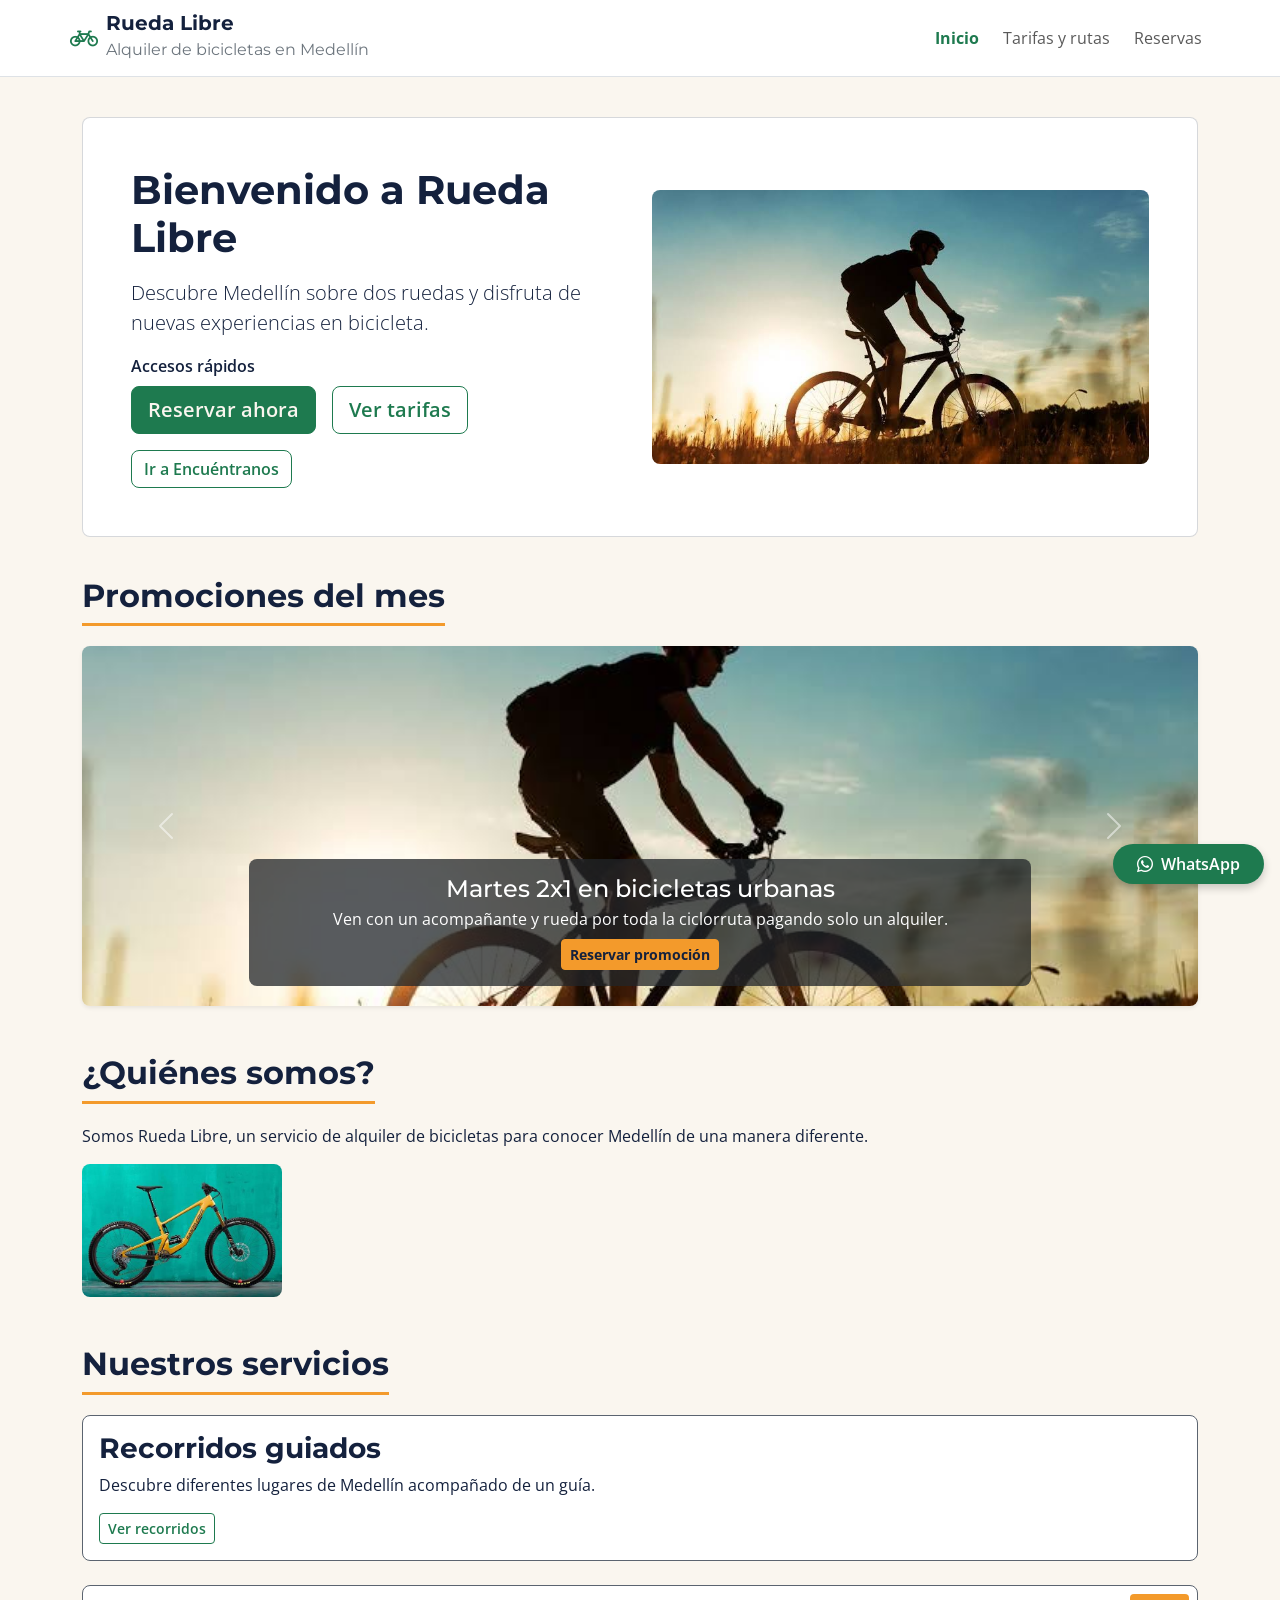
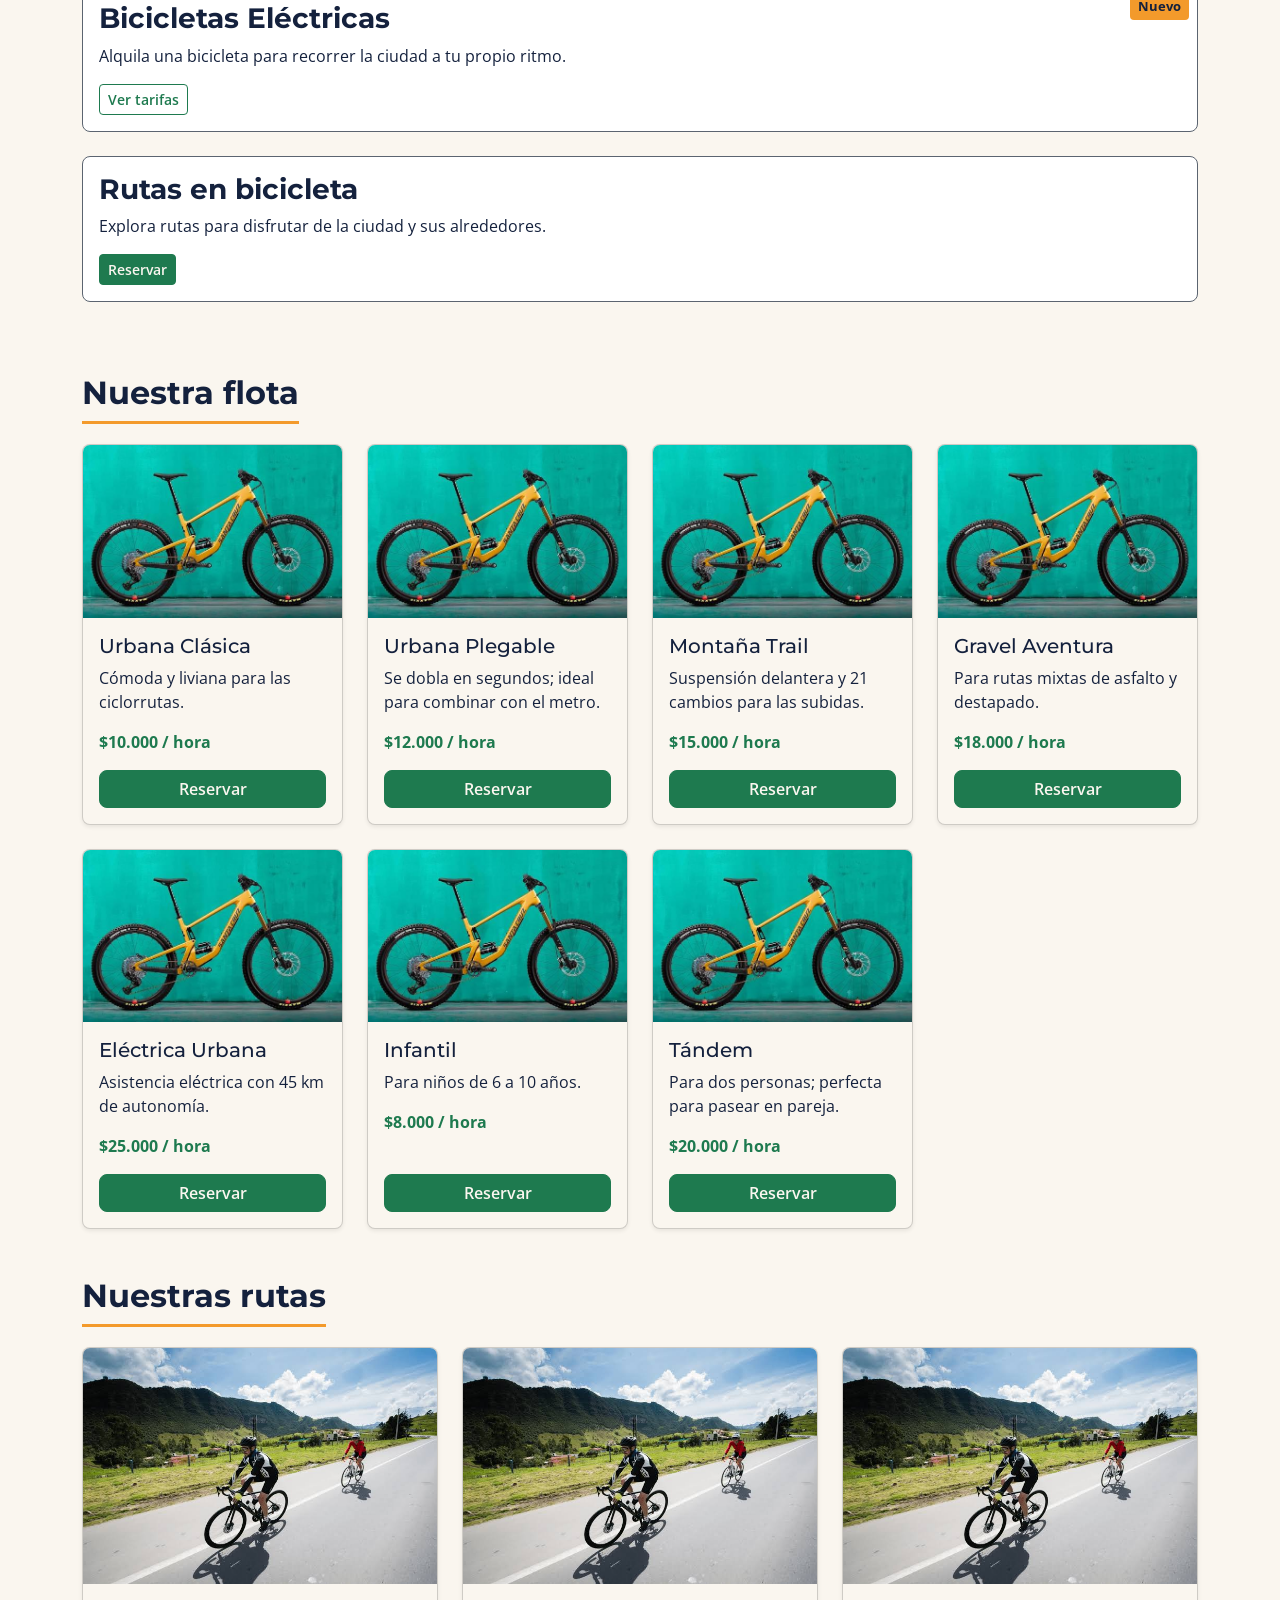
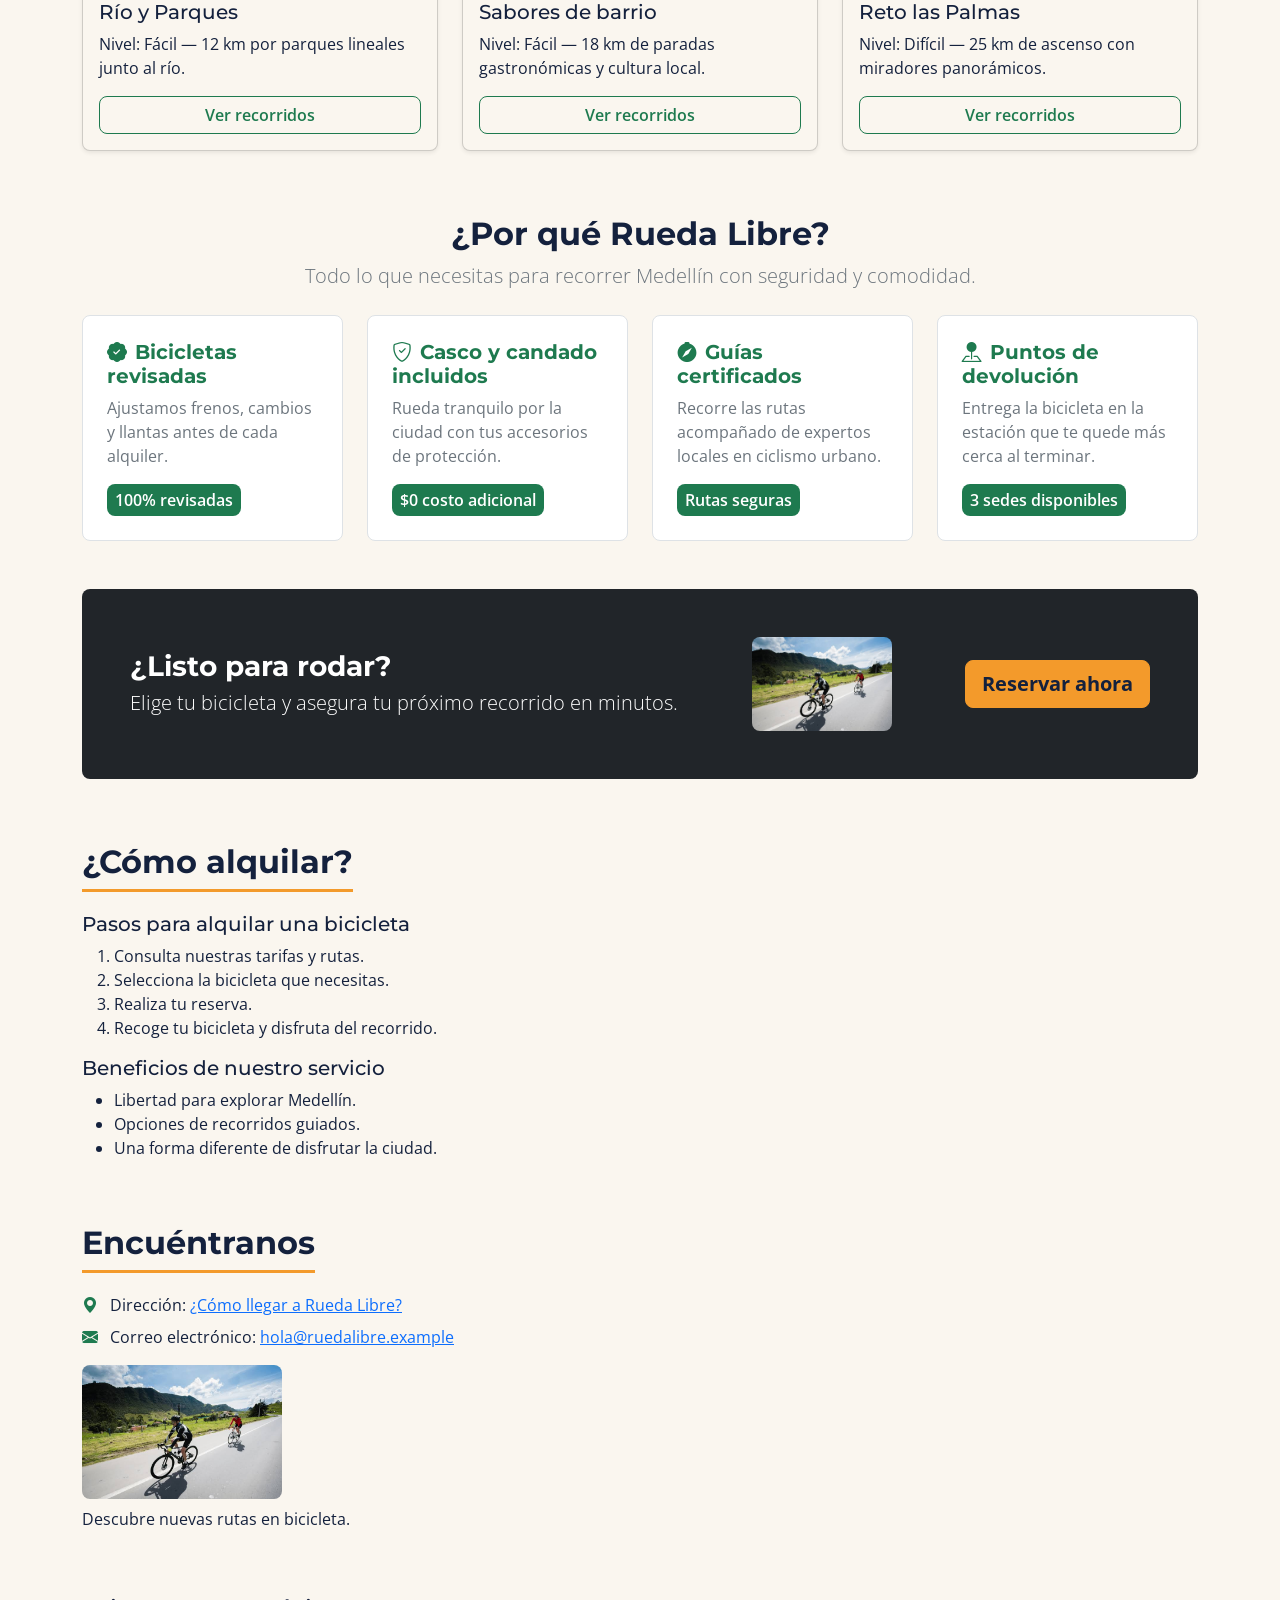
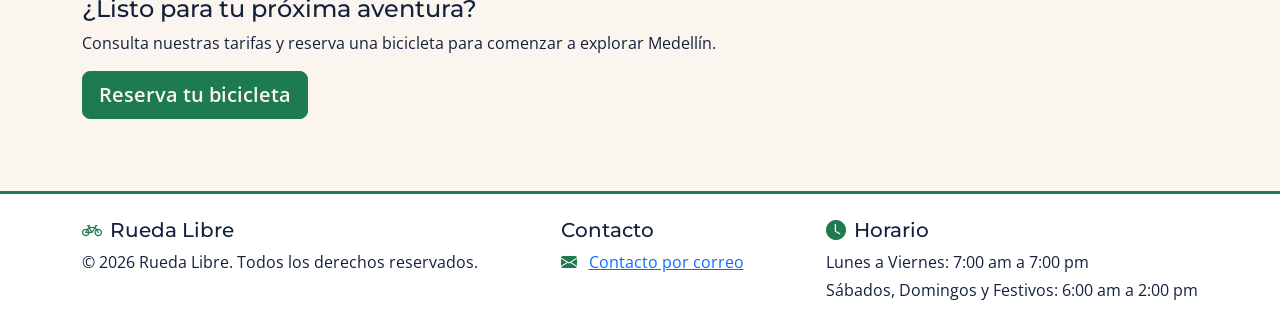
<file: index.html>
<!doctype html>
<html lang="es">
  <head>
    <meta charset="UTF-8" />
    <meta name="viewport" content="width=device-width, initial-scale=1.0" />
    <meta
      name="description"
      content="Alquiler de bicicletas y recorridos guiados en Medellín con Rueda Libre."
    />

    <link rel="preconnect" href="https://fonts.googleapis.com" />
    <link rel="preconnect" href="https://fonts.gstatic.com" crossorigin />
    <link
      href="https://fonts.googleapis.com/css2?family=Montserrat:wght@400;500;600;700&family=Open+Sans:wght@400;500;600;700&display=swap"
      rel="stylesheet"
    />

    <link
      href="https://cdn.jsdelivr.net/npm/bootstrap@5.3.3/dist/css/bootstrap.min.css"
      rel="stylesheet"
      integrity="sha384-QWTKZyjpPEjISv5WaRU9OFeRpok6YctnYmDr5pNlyT2bRjXh0JMhjY6hW+ALEwIH"
      crossorigin="anonymous"
    />
    <link
      rel="stylesheet"
      href="https://cdn.jsdelivr.net/npm/bootstrap-icons@1.11.3/font/bootstrap-icons.min.css"
    />

    <link rel="stylesheet" href="css/styles.css" />

    <title>Rueda Libre | Alquiler de bicicletas en Medellín</title>
  </head>

  <body>
    <!-- CABECERA CON NAVBAR COLAPSABLE -->
    <header class="bg-white border-bottom sticky-top">
      <nav class="navbar navbar-expand-lg container py-2" aria-label="Navegación principal">
        <a class="navbar-brand d-flex align-items-center gap-2" href="index.html">
          <i class="bi bi-bicycle fs-3 text-primary" aria-hidden="true"></i>
          <div>
            <span class="d-block lh-1">Rueda Libre</span>
            <small class="text-secondary fw-normal fs-6">Alquiler de bicicletas en Medellín</small>
          </div>
        </a>

        <button
          class="navbar-toggler"
          type="button"
          data-bs-toggle="collapse"
          data-bs-target="#menuPrincipal"
          aria-controls="menuPrincipal"
          aria-expanded="false"
          aria-label="Alternar menú de navegación"
        >
          <span class="navbar-toggler-icon"></span>
        </button>

        <div class="collapse navbar-collapse" id="menuPrincipal">
          <ul id="menu" class="navbar-nav ms-auto mb-2 mb-lg-0 gap-lg-2">
            <li class="nav-item">
              <a class="nav-link active fw-bold text-primary" aria-current="page" href="index.html">Inicio</a>
            </li>
            <li class="nav-item">
              <a class="nav-link" href="paginas/tarifas.html">Tarifas y rutas</a>
            </li>
            <li class="nav-item">
              <a class="nav-link" href="paginas/reservas.html">Reservas</a>
            </li>
          </ul>
        </div>
      </nav>
    </header>

    <!-- CONTENIDO PRINCIPAL -->
    <main class="container py-4">
      <!-- PORTADA -->
      <section id="inicio" class="portada-hero p-4 p-md-5 my-3">
        <div class="row align-items-center g-4">
          <div class="col-12 col-md-6 inicio-texto">
            <h1 class="display-6 fw-bold mb-3">Bienvenido a Rueda Libre</h1>

            <p class="lead">
              Descubre Medellín sobre dos ruedas y disfruta de nuevas experiencias
              en bicicleta.
            </p>

            <p class="fw-semibold mb-2">Accesos rápidos</p>
            <div class="d-flex flex-wrap align-items-center gap-3">
              <a href="paginas/reservas.html" class="btn btn-primary btn-lg">
                Reservar ahora
              </a>
              <a href="paginas/tarifas.html" class="btn btn-outline-primary btn-lg">
                Ver tarifas
              </a>
              <a href="#encuentranos" class="btn btn-outline-primary">
                Ir a Encuéntranos
              </a>
            </div>
          </div>

          <div class="col-12 col-md-6">
            <img
              src="img/portada.jpeg"
              alt="Imagen de portada de Rueda Libre"
              class="img-fluid rounded"
            />
          </div>
        </div>
      </section>

      <!-- CARRUSEL DE PROMOCIONES DEL MES -->
      <section id="promociones" class="py-4" aria-label="Promociones del mes">
        <h2 class="titulo-seccion">Promociones del mes</h2>

        <div
          id="carruselPromociones"
          class="carousel slide rounded overflow-hidden shadow-sm"
          data-bs-ride="carousel"
        >
          <div class="carousel-inner">
            <div class="carousel-item active">
              <img
                src="img/portada.jpeg"
                class="d-block w-100"
                style="max-height: 360px; object-fit: cover;"
                alt="Ciclistas recorriendo la ciudad en martes 2x1 en bicicletas urbanas"
              />
              <div class="carousel-caption d-block bg-dark bg-opacity-75 rounded p-3">
                <h3 class="h4 text-white mb-1">Martes 2x1 en bicicletas urbanas</h3>
                <p class="mb-2">Ven con un acompañante y rueda por toda la ciclorruta pagando solo un alquiler.</p>
                <a href="paginas/reservas.html" class="btn btn-pedal btn-sm">Reservar promoción</a>
              </div>
            </div>

            <div class="carousel-item">
              <img
                src="img/bici.jpeg"
                class="d-block w-100"
                style="max-height: 360px; object-fit: cover;"
                alt="Bicicleta eléctrica con 20 por ciento de descuento de lunes a jueves"
              />
              <div class="carousel-caption d-block bg-dark bg-opacity-75 rounded p-3">
                <h3 class="h4 text-white mb-1">20 % de descuento en eléctricas de lunes a jueves</h3>
                <p class="mb-2">Sube las lomas de Medellín sin esfuerzo con nuestra flota de asistencia eléctrica.</p>
                <a href="paginas/reservas.html" class="btn btn-pedal btn-sm">Reservar eléctrica</a>
              </div>
            </div>

            <div class="carousel-item">
              <img
                src="img/ruta.jpeg"
                class="d-block w-100"
                style="max-height: 360px; object-fit: cover;"
                alt="Grupo en tour guiado gratuito para cumpleañeros"
              />
              <div class="carousel-caption d-block bg-dark bg-opacity-75 rounded p-3">
                <h3 class="h4 text-white mb-1">Si cumples años, el recorrido guiado es gratis</h3>
                <p class="mb-2">Presenta tu documento en el día de tu cumpleaños y celebra rodando con nosotros.</p>
                <a href="paginas/tarifas.html" class="btn btn-pedal btn-sm">Ver recorridos</a>
              </div>
            </div>
          </div>

          <button
            class="carousel-control-prev"
            type="button"
            data-bs-target="#carruselPromociones"
            data-bs-slide="prev"
          >
            <span class="carousel-control-prev-icon" aria-hidden="true"></span>
            <span class="visually-hidden">Promoción anterior</span>
          </button>

          <button
            class="carousel-control-next"
            type="button"
            data-bs-target="#carruselPromociones"
            data-bs-slide="next"
          >
            <span class="carousel-control-next-icon" aria-hidden="true"></span>
            <span class="visually-hidden">Siguiente promoción</span>
          </button>
        </div>
      </section>

      <!-- NOSOTROS -->
      <section id="nosotros" class="py-4">
        <h2 class="titulo-seccion">¿Quiénes somos?</h2>

        <p>
          Somos Rueda Libre, un servicio de alquiler de bicicletas para conocer
          Medellín de una manera diferente.
        </p>

        <img
          src="img/bici.jpeg"
          alt="Bicicleta amarilla"
          width="200"
          class="img-fluid rounded"
        />
      </section>

      <!-- SERVICIOS -->
      <section id="servicios" class="py-4">
        <h2 class="titulo-seccion">Nuestros servicios</h2>

        <article>
          <h3>Recorridos guiados</h3>
          <p class="mb-3">Descubre diferentes lugares de Medellín acompañado de un guía.</p>
          <a href="paginas/tarifas.html" class="btn btn-outline-primary btn-sm">Ver recorridos</a>
        </article>

        <article class="tarjeta-servicio">
          <span class="badge-nuevo">Nuevo</span>
          <h3>Bicicletas Eléctricas</h3>
          <p class="mb-3">
            Alquila una bicicleta para recorrer la ciudad a tu propio ritmo.
          </p>
          <a href="paginas/tarifas.html" class="btn btn-outline-primary btn-sm">Ver tarifas</a>
        </article>

        <article>
          <h3>Rutas en bicicleta</h3>
          <p class="mb-3">Explora rutas para disfrutar de la ciudad y sus alrededores.</p>
          <a href="paginas/reservas.html" class="btn btn-primary btn-sm">Reservar</a>
        </article>
      </section>

      <!-- NUESTRA FLOTA EN CARDS -->
      <section id="flota" class="py-4">
        <h2 class="titulo-seccion">Nuestra flota</h2>

        <div class="row g-4">
          <div class="col-12 col-sm-6 col-lg-4 col-xl-3">
            <article class="card h-100 shadow-sm">
              <img src="img/bici.jpeg" alt="Bicicleta Urbana Clásica" class="card-img-top" />
              <div class="card-body d-flex flex-column">
                <h3 class="card-title h5">Urbana Clásica</h3>
                <p class="card-text">Cómoda y liviana para las ciclorrutas.</p>
                <p class="card-text fw-bold text-primary mb-3">$10.000 / hora</p>
                <a href="paginas/reservas.html" class="btn btn-primary mt-auto">Reservar</a>
              </div>
            </article>
          </div>

          <div class="col-12 col-sm-6 col-lg-4 col-xl-3">
            <article class="card h-100 shadow-sm">
              <img src="img/bici.jpeg" alt="Bicicleta Urbana Plegable" class="card-img-top" />
              <div class="card-body d-flex flex-column">
                <h3 class="card-title h5">Urbana Plegable</h3>
                <p class="card-text">Se dobla en segundos; ideal para combinar con el metro.</p>
                <p class="card-text fw-bold text-primary mb-3">$12.000 / hora</p>
                <a href="paginas/reservas.html" class="btn btn-primary mt-auto">Reservar</a>
              </div>
            </article>
          </div>

          <div class="col-12 col-sm-6 col-lg-4 col-xl-3">
            <article class="card h-100 shadow-sm">
              <img src="img/bici.jpeg" alt="Bicicleta Montaña Trail" class="card-img-top" />
              <div class="card-body d-flex flex-column">
                <h3 class="card-title h5">Montaña Trail</h3>
                <p class="card-text">Suspensión delantera y 21 cambios para las subidas.</p>
                <p class="card-text fw-bold text-primary mb-3">$15.000 / hora</p>
                <a href="paginas/reservas.html" class="btn btn-primary mt-auto">Reservar</a>
              </div>
            </article>
          </div>

          <div class="col-12 col-sm-6 col-lg-4 col-xl-3">
            <article class="card h-100 shadow-sm">
              <img src="img/bici.jpeg" alt="Bicicleta Gravel Aventura" class="card-img-top" />
              <div class="card-body d-flex flex-column">
                <h3 class="card-title h5">Gravel Aventura</h3>
                <p class="card-text">Para rutas mixtas de asfalto y destapado.</p>
                <p class="card-text fw-bold text-primary mb-3">$18.000 / hora</p>
                <a href="paginas/reservas.html" class="btn btn-primary mt-auto">Reservar</a>
              </div>
            </article>
          </div>

          <div class="col-12 col-sm-6 col-lg-4 col-xl-3">
            <article class="card h-100 shadow-sm">
              <img src="img/bici.jpeg" alt="Bicicleta Eléctrica Urbana" class="card-img-top" />
              <div class="card-body d-flex flex-column">
                <h3 class="card-title h5">Eléctrica Urbana</h3>
                <p class="card-text">Asistencia eléctrica con 45 km de autonomía.</p>
                <p class="card-text fw-bold text-primary mb-3">$25.000 / hora</p>
                <a href="paginas/reservas.html" class="btn btn-primary mt-auto">Reservar</a>
              </div>
            </article>
          </div>

          <div class="col-12 col-sm-6 col-lg-4 col-xl-3">
            <article class="card h-100 shadow-sm">
              <img src="img/bici.jpeg" alt="Bicicleta Infantil" class="card-img-top" />
              <div class="card-body d-flex flex-column">
                <h3 class="card-title h5">Infantil</h3>
                <p class="card-text">Para niños de 6 a 10 años.</p>
                <p class="card-text fw-bold text-primary mb-3">$8.000 / hora</p>
                <a href="paginas/reservas.html" class="btn btn-primary mt-auto">Reservar</a>
              </div>
            </article>
          </div>

          <div class="col-12 col-sm-6 col-lg-4 col-xl-3">
            <article class="card h-100 shadow-sm">
              <img src="img/bici.jpeg" alt="Bicicleta Tándem" class="card-img-top" />
              <div class="card-body d-flex flex-column">
                <h3 class="card-title h5">Tándem</h3>
                <p class="card-text">Para dos personas; perfecta para pasear en pareja.</p>
                <p class="card-text fw-bold text-primary mb-3">$20.000 / hora</p>
                <a href="paginas/reservas.html" class="btn btn-primary mt-auto">Reservar</a>
              </div>
            </article>
          </div>
        </div>
      </section>

      <!-- NUESTRAS RUTAS EN CARDS -->
      <section id="rutas" class="py-4">
        <h2 class="titulo-seccion">Nuestras rutas</h2>

        <div class="row g-4">
          <div class="col-12 col-md-4">
            <article class="card h-100 shadow-sm">
              <img src="img/ruta.jpeg" alt="Ruta Río y Parques" class="card-img-top" />
              <div class="card-body d-flex flex-column">
                <h3 class="card-title h5">Río y Parques</h3>
                <p class="card-text mb-3">Nivel: Fácil — 12 km por parques lineales junto al río.</p>
                <a href="paginas/tarifas.html" class="btn btn-outline-primary mt-auto">Ver recorridos</a>
              </div>
            </article>
          </div>

          <div class="col-12 col-md-4">
            <article class="card h-100 shadow-sm">
              <img src="img/ruta.jpeg" alt="Ruta Sabores de barrio" class="card-img-top" />
              <div class="card-body d-flex flex-column">
                <h3 class="card-title h5">Sabores de barrio</h3>
                <p class="card-text mb-3">Nivel: Fácil — 18 km de paradas gastronómicas y cultura local.</p>
                <a href="paginas/tarifas.html" class="btn btn-outline-primary mt-auto">Ver recorridos</a>
              </div>
            </article>
          </div>

          <div class="col-12 col-md-4">
            <article class="card h-100 shadow-sm">
              <img src="img/ruta.jpeg" alt="Ruta Reto las Palmas" class="card-img-top" />
              <div class="card-body d-flex flex-column">
                <h3 class="card-title h5">Reto las Palmas</h3>
                <p class="card-text mb-3">Nivel: Difícil — 25 km de ascenso con miradores panorámicos.</p>
                <a href="paginas/tarifas.html" class="btn btn-outline-primary mt-auto">Ver recorridos</a>
              </div>
            </article>
          </div>
        </div>
      </section>

      <!-- BENEFICIOS CON BOOTSTRAP ICONS -->
      <section id="beneficios" class="py-4 my-3">
        <h2 class="text-center fw-bold mb-2">¿Por qué Rueda Libre?</h2>
        <p class="lead text-center text-secondary mb-4">
          Todo lo que necesitas para recorrer Medellín con seguridad y comodidad.
        </p>

        <div class="row g-4">
          <div class="col-12 col-sm-6 col-lg-3">
            <div class="p-3 p-md-4 bg-white border rounded h-100">
              <h3 class="fs-5 fw-bold text-primary">
                <i class="bi bi-patch-check-fill me-2" aria-hidden="true"></i>Bicicletas revisadas
              </h3>
              <p class="text-secondary mb-3">
                Ajustamos frenos, cambios y llantas antes de cada alquiler.
              </p>
              <span class="bg-primary text-white px-2 py-1 rounded d-inline-block fw-semibold">
                100% revisadas
              </span>
            </div>
          </div>

          <div class="col-12 col-sm-6 col-lg-3">
            <div class="p-3 p-md-4 bg-white border rounded h-100">
              <h3 class="fs-5 fw-bold text-primary">
                <i class="bi bi-shield-check me-2" aria-hidden="true"></i>Casco y candado incluidos
              </h3>
              <p class="text-secondary mb-3">
                Rueda tranquilo por la ciudad con tus accesorios de protección.
              </p>
              <span class="bg-primary text-white px-2 py-1 rounded d-inline-block fw-semibold">
                $0 costo adicional
              </span>
            </div>
          </div>

          <div class="col-12 col-sm-6 col-lg-3">
            <div class="p-3 p-md-4 bg-white border rounded h-100">
              <h3 class="fs-5 fw-bold text-primary">
                <i class="bi bi-compass-fill me-2" aria-hidden="true"></i>Guías certificados
              </h3>
              <p class="text-secondary mb-3">
                Recorre las rutas acompañado de expertos locales en ciclismo urbano.
              </p>
              <span class="bg-primary text-white px-2 py-1 rounded d-inline-block fw-semibold">
                Rutas seguras
              </span>
            </div>
          </div>

          <div class="col-12 col-sm-6 col-lg-3">
            <div class="p-3 p-md-4 bg-white border rounded h-100">
              <h3 class="fs-5 fw-bold text-primary">
                <i class="bi bi-pin-map-fill me-2" aria-hidden="true"></i>Puntos de devolución
              </h3>
              <p class="text-secondary mb-3">
                Entrega la bicicleta en la estación que te quede más cerca al terminar.
              </p>
              <span class="bg-primary text-white px-2 py-1 rounded d-inline-block fw-semibold">
                3 sedes disponibles
              </span>
            </div>
          </div>
        </div>

        <!-- Franja "¿Listo para rodar?" -->
        <div class="mt-5 p-4 p-md-5 bg-dark text-white rounded d-flex flex-column flex-md-row justify-content-between align-items-center gap-3">
          <div class="text-center text-md-start">
            <h3 class="fs-3 fw-bold mb-1 text-white">¿Listo para rodar?</h3>
            <p class="lead mb-0">
              Elige tu bicicleta y asegura tu próximo recorrido en minutos.
            </p>
          </div>

          <img
            src="img/ruta.jpeg"
            alt="Ciclista en ruta por Medellín"
            width="140"
            class="d-none d-md-block rounded"
          />

          <a href="paginas/reservas.html" class="btn btn-pedal btn-lg">
            Reservar ahora
          </a>
        </div>
      </section>

      <!-- CÓMO ALQUILAR -->
      <section id="como-alquilar" class="py-4">
        <h2 class="titulo-seccion">¿Cómo alquilar?</h2>

        <h3 class="h5">Pasos para alquilar una bicicleta</h3>
        <ol>
          <li>Consulta nuestras tarifas y rutas.</li>
          <li>Selecciona la bicicleta que necesitas.</li>
          <li>Realiza tu reserva.</li>
          <li>Recoge tu bicicleta y disfruta del recorrido.</li>
        </ol>

        <h3 class="h5 mt-3">Beneficios de nuestro servicio</h3>
        <ul>
          <li>Libertad para explorar Medellín.</li>
          <li>Opciones de recorridos guiados.</li>
          <li>Una forma diferente de disfrutar la ciudad.</li>
        </ul>
      </section>

      <!-- ENCUÉNTRANOS CON BOOTSTRAP ICONS -->
      <section id="encuentranos" class="py-4">
        <h2 class="titulo-seccion">Encuéntranos</h2>

        <address>
          <p class="mb-2">
            <i class="bi bi-geo-alt-fill text-primary me-2" aria-hidden="true"></i>
            Dirección:
            <a href="https://maps.app.goo.gl/5BbJdYhSYyuFEXiC6" target="_blank">
              ¿Cómo llegar a Rueda Libre?
            </a>
          </p>

          <p class="mb-3">
            <i class="bi bi-envelope-fill text-primary me-2" aria-hidden="true"></i>
            Correo electrónico:
            <a href="mailto:hola@ruedalibre.example">hola@ruedalibre.example</a>
          </p>
        </address>

        <figure>
          <img
            src="img/ruta.jpeg"
            alt="Paisaje de una ruta para recorrer en bicicleta"
            width="200"
            class="img-fluid rounded"
          />
          <figcaption class="mt-2">Descubre nuevas rutas en bicicleta.</figcaption>
        </figure>
      </section>

      <aside class="py-4">
        <h2 class="h4">¿Listo para tu próxima aventura?</h2>

        <p>
          Consulta nuestras tarifas y reserva una bicicleta para comenzar a
          explorar Medellín.
        </p>

        <a href="paginas/reservas.html" class="btn btn-primary btn-lg">Reserva tu bicicleta</a>
      </aside>
    </main>

    <!-- FOOTER CON CLASE PROPIA E ÍCONOS -->
    <footer class="pie-marca mt-4">
      <div class="container d-flex flex-column flex-md-row justify-content-between align-items-start gap-4 py-4">
        <div>
          <h3 class="h5">
            <i class="bi bi-bicycle text-primary me-2" aria-hidden="true"></i>Rueda Libre
          </h3>
          <p class="mb-0">&copy; 2026 Rueda Libre. Todos los derechos reservados.</p>
        </div>

        <div>
          <h3 class="h5">Contacto</h3>
          <ul class="list-unstyled mb-0">
            <li>
              <i class="bi bi-envelope-fill text-primary me-2" aria-hidden="true"></i>
              <a href="mailto:hola@ruedalibre.example">Contacto por correo</a>
            </li>
          </ul>
        </div>

        <div>
          <h3 class="h5">
            <i class="bi bi-clock-fill text-primary me-2" aria-hidden="true"></i>Horario
          </h3>
          <p class="mb-1">Lunes a Viernes: 7:00 am a 7:00 pm</p>
          <p class="mb-0">Sábados, Domingos y Festivos: 6:00 am a 2:00 pm</p>
        </div>
      </div>
    </footer>

    <a
      href="https://wa.me/573000000000"
      target="_blank"
      rel="noopener noreferrer"
      class="whatsapp-flotante"
      aria-label="Chatear por WhatsApp con Rueda Libre"
    >
      <i class="bi bi-whatsapp me-2" aria-hidden="true"></i>WhatsApp
    </a>

    <script
      src="https://cdn.jsdelivr.net/npm/bootstrap@5.3.3/dist/js/bootstrap.bundle.min.js"
      integrity="sha384-YvpcrYf0tY3lHB60NNkmXc5s9fDVZLESaAA55NDzOxhy9GkcIdslK1eN7N6jIeHz"
      crossorigin="anonymous"
    ></script>
  </body>
</html>
</file>
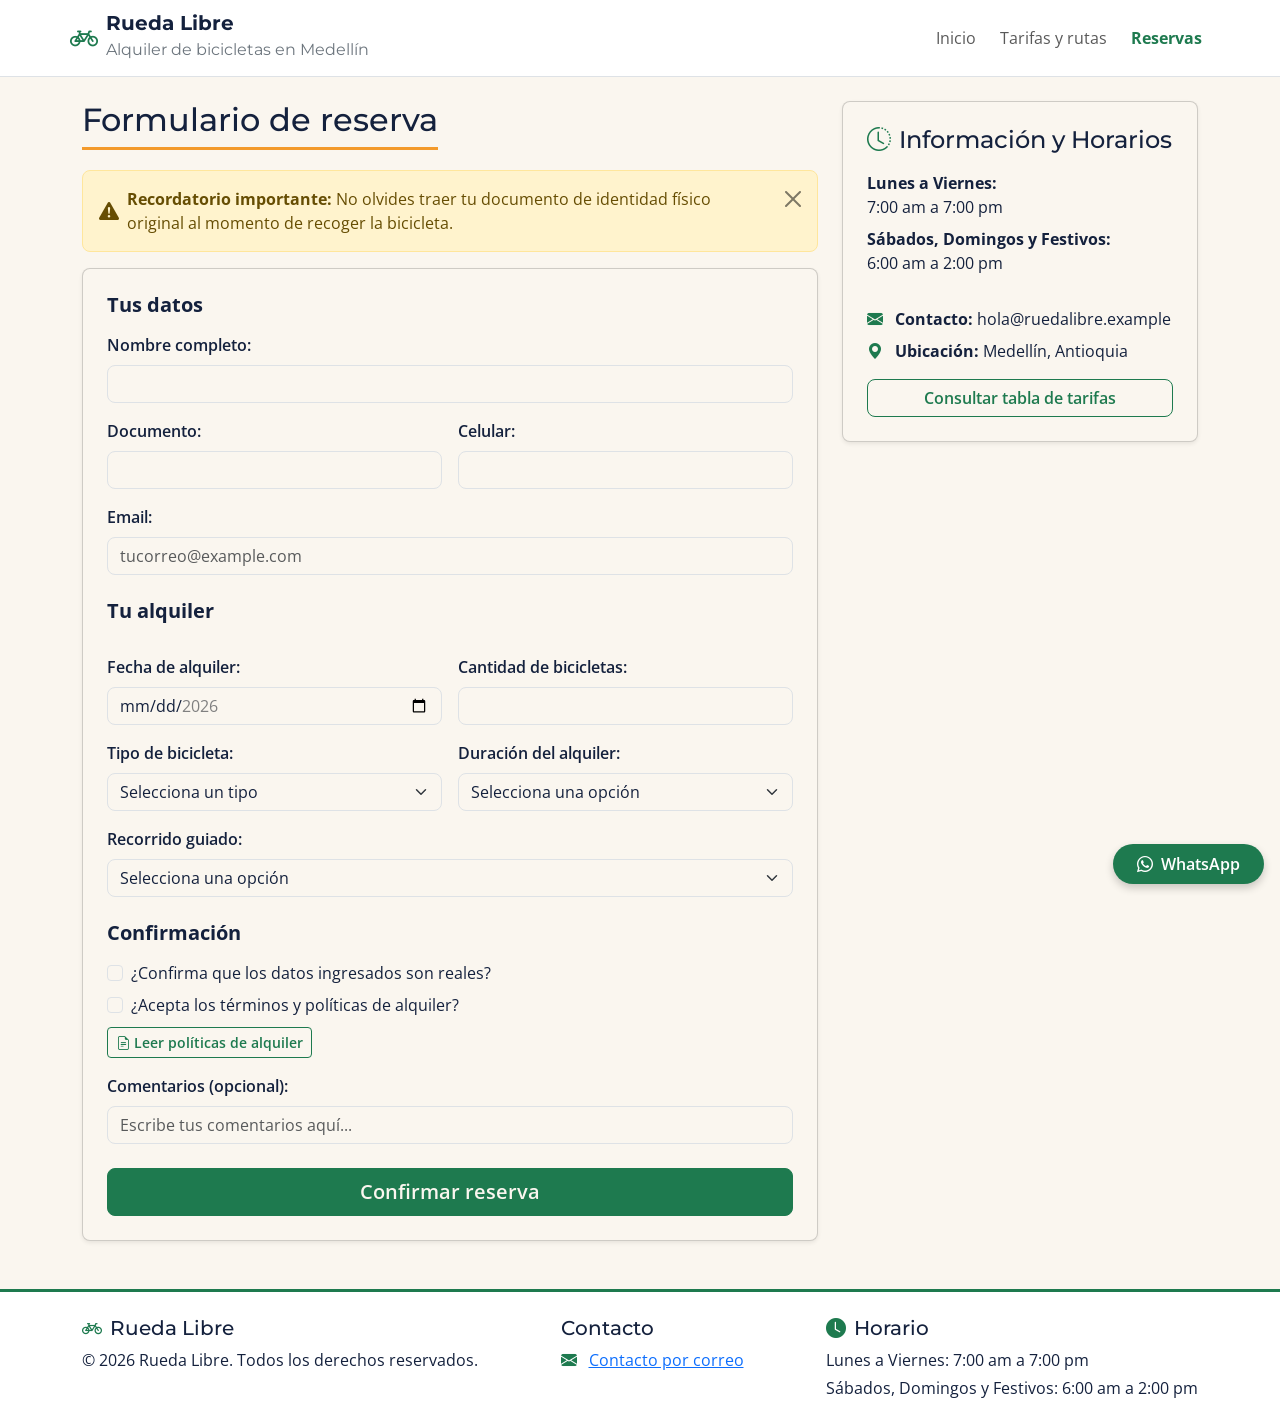
<file: paginas/reservas.html>
<!doctype html>
<html lang="es">
  <head>
    <meta charset="UTF-8" />
    <meta name="viewport" content="width=device-width, initial-scale=1.0" />
    <meta
      name="description"
      content="Reserva tu bicicleta o recorrido guiado en Medellín con Rueda Libre."
    />

    <link rel="preconnect" href="https://fonts.googleapis.com" />
    <link rel="preconnect" href="https://fonts.gstatic.com" crossorigin />
    <link
      href="https://fonts.googleapis.com/css2?family=Montserrat:wght@400;500;600;700&family=Open+Sans:wght@400;500;600;700&display=swap"
      rel="stylesheet"
    />

    <link
      href="https://cdn.jsdelivr.net/npm/bootstrap@5.3.3/dist/css/bootstrap.min.css"
      rel="stylesheet"
      integrity="sha384-QWTKZyjpPEjISv5WaRU9OFeRpok6YctnYmDr5pNlyT2bRjXh0JMhjY6hW+ALEwIH"
      crossorigin="anonymous"
    />
    <link
      rel="stylesheet"
      href="https://cdn.jsdelivr.net/npm/bootstrap-icons@1.11.3/font/bootstrap-icons.min.css"
    />

    <link rel="stylesheet" href="../css/styles.css" />

    <title>Reserva tu bicicleta | Rueda Libre</title>
  </head>
  <body>
    <!-- CABECERA CON NAVBAR COLAPSABLE -->
    <header class="bg-white border-bottom sticky-top">
      <nav class="navbar navbar-expand-lg container py-2" aria-label="Navegación principal">
        <a class="navbar-brand d-flex align-items-center gap-2" href="../index.html">
          <i class="bi bi-bicycle fs-3 text-primary" aria-hidden="true"></i>
          <div>
            <span class="d-block lh-1">Rueda Libre</span>
            <small class="text-secondary fw-normal fs-6">Alquiler de bicicletas en Medellín</small>
          </div>
        </a>

        <button
          class="navbar-toggler"
          type="button"
          data-bs-toggle="collapse"
          data-bs-target="#menuPrincipal"
          aria-controls="menuPrincipal"
          aria-expanded="false"
          aria-label="Alternar menú de navegación"
        >
          <span class="navbar-toggler-icon"></span>
        </button>

        <div class="collapse navbar-collapse" id="menuPrincipal">
          <ul id="menu" class="navbar-nav ms-auto mb-2 mb-lg-0 gap-lg-2">
            <li class="nav-item">
              <a class="nav-link" href="../index.html">Inicio</a>
            </li>
            <li class="nav-item">
              <a class="nav-link" href="tarifas.html">Tarifas y rutas</a>
            </li>
            <li class="nav-item">
              <a class="nav-link active fw-bold text-primary" aria-current="page" href="reservas.html">Reservas</a>
            </li>
          </ul>
        </div>
      </nav>
    </header>

    <!-- CONTENIDO PRINCIPAL -->
    <main class="container py-4">
      <div class="row g-4 align-items-start">
        <!-- Sección de formulario de reserva (8 columnas desde md) -->
        <section id="formulario-reserva" class="col-12 col-md-8">
          <h1 class="titulo-seccion h2">Formulario de reserva</h1>

          <!-- Alerta informativa descartable -->
          <div class="alert alert-warning alert-dismissible fade show d-flex align-items-center" role="alert">
            <i class="bi bi-exclamation-triangle-fill me-2 fs-5" aria-hidden="true"></i>
            <div>
              <strong>Recordatorio importante:</strong> No olvides traer tu documento de identidad físico original al momento de recoger la bicicleta.
            </div>
            <button type="button" class="btn-close" data-bs-dismiss="alert" aria-label="Cerrar aviso"></button>
          </div>

          <form
            action="#"
            method="post"
            autocomplete="off"
            class="card p-4 shadow-sm needs-validation"
            novalidate
          >
            <!-- Sección de datos del usuario -->
            <fieldset class="mb-4">
              <legend class="h5 fw-bold mb-3">Tus datos</legend>

              <div class="mb-3">
                <label for="nombre" class="form-label fw-semibold">Nombre completo:</label>
                <input
                  type="text"
                  id="nombre"
                  name="nombre"
                  class="form-control"
                  required
                  minlength="3"
                  pattern="[A-Za-záéíóúÁÉÍÓÚñÑ\s]+"
                  title="Solo se permiten letras"
                />
                <div class="invalid-feedback">
                  Ingresa tu nombre completo usando solo letras (mínimo 3 caracteres).
                </div>
              </div>

              <!-- Fila de campos cortos con grilla de Bootstrap -->
              <div class="row g-3 mb-3">
                <div class="col-12 col-sm-6">
                  <label for="documento" class="form-label fw-semibold">Documento:</label>
                  <input
                    type="text"
                    id="documento"
                    name="documento"
                    class="form-control"
                    required
                    minlength="6"
                    maxlength="10"
                    pattern="[0-9]+"
                    title="El documento debe contener entre 6 y 10 dígitos."
                  />
                  <div class="invalid-feedback">
                    Escribe tu número de documento sin puntos ni espacios (entre 6 y 10 dígitos).
                  </div>
                </div>

                <div class="col-12 col-sm-6">
                  <label for="celular" class="form-label fw-semibold">Celular:</label>
                  <input
                    type="tel"
                    id="celular"
                    name="celular"
                    class="form-control"
                    required
                    minlength="10"
                    maxlength="10"
                    pattern="^3[0-9]{9}$"
                    title="El número de teléfono debe comenzar con 3 y tener 10 dígitos"
                  />
                  <div class="invalid-feedback">
                    Ingresa un número celular válido de 10 dígitos que empiece con 3 (ej. 3001234567).
                  </div>
                </div>
              </div>

              <div class="mb-0">
                <label for="email" class="form-label fw-semibold">Email:</label>
                <input
                  type="email"
                  id="email"
                  name="email"
                  class="form-control"
                  required
                  pattern="[a-zA-Z0-9._%+-]+@[a-zA-Z0-9.-]+\.[a-zA-Z]{2,}"
                  placeholder="tucorreo@example.com"
                  title="Ingresa un correo válido, por ejemplo usuario@gmail.com"
                />
                <div class="invalid-feedback">
                  Escribe un correo electrónico con formato válido (por ejemplo: usuario@dominio.com).
                </div>
              </div>
            </fieldset>

            <!-- Sección de alquiler -->
            <fieldset class="mb-4">
              <legend class="h5 fw-bold mb-3">Tu alquiler</legend>

              <div class="row g-3 mb-3">
                <div class="col-12 col-sm-6">
                  <label for="fecha-alquiler" class="form-label fw-semibold">Fecha de alquiler:</label>
                  <input
                    type="date"
                    id="fecha-alquiler"
                    name="fecha-alquiler"
                    class="form-control"
                    required
                    min="2026-10-01"
                    max="2026-12-31"
                  />
                  <div class="invalid-feedback">
                    Selecciona una fecha disponible entre el 1 de octubre y el 31 de diciembre de 2026.
                  </div>
                </div>

                <div class="col-12 col-sm-6">
                  <label for="cantidad-bicicletas" class="form-label fw-semibold">Cantidad de bicicletas:</label>
                  <input
                    type="number"
                    id="cantidad-bicicletas"
                    name="cantidad-bicicletas"
                    class="form-control"
                    required
                    min="1"
                    max="6"
                  />
                  <div class="invalid-feedback">
                    Indica cuántas bicicletas deseas alquilar (mínimo 1 y máximo 6 por reserva).
                  </div>
                </div>
              </div>

              <div class="row g-3 mb-3">
                <div class="col-12 col-sm-6">
                  <label for="bicicleta" class="form-label fw-semibold">Tipo de bicicleta:</label>
                  <select id="bicicleta" name="bicicleta" class="form-select" required>
                    <option value="" disabled selected>Selecciona un tipo</option>
                    <option value="urbana">Urbana</option>
                    <option value="montaña">Montaña</option>
                    <option value="eléctrica">Eléctrica</option>
                  </select>
                  <div class="invalid-feedback">
                    Elige el tipo de bicicleta que quieres reservar de la lista.
                  </div>
                </div>

                <div class="col-12 col-sm-6">
                  <label for="duracion" class="form-label fw-semibold">Duración del alquiler:</label>
                  <select id="duracion" name="duracion" class="form-select" required>
                    <option value="" disabled selected>Selecciona una opción</option>
                    <option value="1hora">1 hora</option>
                    <option value="4horas">Medio día (4h)</option>
                    <option value="1dia">Día completo</option>
                  </select>
                  <div class="invalid-feedback">
                    Selecciona por cuánto tiempo vas a alquilar la bicicleta.
                  </div>
                </div>
              </div>

              <div class="mb-0">
                <label for="recorrido" class="form-label fw-semibold">Recorrido guiado:</label>
                <select id="recorrido" name="recorrido" class="form-select" required>
                  <option value="" disabled selected>Selecciona una opción</option>
                  <option value="ninguno">Ninguna</option>
                  <option value="rio-parques">Río y Parques</option>
                  <option value="sabores-barrio">Sabores de barrio</option>
                  <option value="reto-palmas">Reto las Palmas</option>
                </select>
                <div class="invalid-feedback">
                  Elige un recorrido guiado o selecciona "Ninguna" si prefieres rodar por libre.
                </div>
              </div>
            </fieldset>

            <!-- Sección de confirmación -->
            <fieldset class="mb-4">
              <legend class="h5 fw-bold mb-3">Confirmación</legend>

              <div class="form-check mb-2">
                <input
                  type="checkbox"
                  id="confirmacion-datos"
                  name="confirmacion-datos"
                  class="form-check-input"
                  required
                />
                <label for="confirmacion-datos" class="form-check-label">
                  ¿Confirma que los datos ingresados son reales?
                </label>
                <div class="invalid-feedback">
                  Debes marcar esta casilla para confirmar que tus datos de contacto son correctos.
                </div>
              </div>

              <div class="mb-3">
                <div class="form-check">
                  <input
                    type="checkbox"
                    id="confirmacion-terminos"
                    name="confirmacion-terminos"
                    class="form-check-input"
                    required
                  />
                  <label for="confirmacion-terminos" class="form-check-label">
                    ¿Acepta los términos y políticas de alquiler?
                  </label>
                  <div class="invalid-feedback">
                    Debes leer y aceptar las políticas de alquiler antes de enviar la reserva.
                  </div>
                </div>
                <button
                  type="button"
                  class="btn btn-outline-primary btn-sm mt-2"
                  data-bs-toggle="modal"
                  data-bs-target="#modalPoliticas"
                >
                  <i class="bi bi-file-earmark-text me-1" aria-hidden="true"></i>Leer políticas de alquiler
                </button>
              </div>

              <div class="mb-0">
                <label for="comentarios" class="form-label fw-semibold">Comentarios (opcional):</label>
                <input
                  type="text"
                  id="comentarios"
                  name="comentarios"
                  class="form-control"
                  maxlength="300"
                  placeholder="Escribe tus comentarios aquí..."
                />
              </div>
            </fieldset>

            <button type="submit" class="btn btn-primary btn-lg w-100">
              Confirmar reserva
            </button>
          </form>
        </section>

        <!-- Información de contacto y horarios (4 columnas desde md) -->
        <section id="horarios" class="col-12 col-md-4">
          <div class="card p-4 shadow-sm">
            <h2 class="h4 mb-3">
              <i class="bi bi-clock-history text-primary me-2" aria-hidden="true"></i>Información y Horarios
            </h2>
            <dl>
              <dt>Lunes a Viernes:</dt>
              <dd class="mb-2">7:00 am a 7:00 pm</dd>

              <dt>Sábados, Domingos y Festivos:</dt>
              <dd class="mb-3">6:00 am a 2:00 pm</dd>
            </dl>
            <p class="mb-2">
              <i class="bi bi-envelope-fill text-primary me-2" aria-hidden="true"></i>
              <strong>Contacto:</strong> hola@ruedalibre.example
            </p>
            <p class="mb-3">
              <i class="bi bi-geo-alt-fill text-primary me-2" aria-hidden="true"></i>
              <strong>Ubicación:</strong> Medellín, Antioquia
            </p>
            <a href="tarifas.html" class="btn btn-outline-primary w-100">
              Consultar tabla de tarifas
            </a>
          </div>
        </section>
      </div>
    </main>

    <!-- MODAL DE POLÍTICAS DE ALQUILER -->
    <div
      class="modal fade"
      id="modalPoliticas"
      tabindex="-1"
      aria-labelledby="tituloModalPoliticas"
      aria-hidden="true"
    >
      <div class="modal-dialog modal-dialog-centered">
        <div class="modal-content">
          <div class="modal-header">
            <h2 class="modal-title h5" id="tituloModalPoliticas">
              <i class="bi bi-shield-check text-primary me-2" aria-hidden="true"></i>Políticas de alquiler
            </h2>
            <button
              type="button"
              class="btn-close"
              data-bs-dismiss="modal"
              aria-label="Cerrar ventana de políticas"
            ></button>
          </div>
          <div class="modal-body">
            <p class="mb-2">Ten en cuenta nuestras 5 condiciones para disfrutar tu recorrido con tranquilidad:</p>
            <ol class="mb-0 ps-3">
              <li class="mb-2">Presenta tu documento de identidad original al recoger la bicicleta.</li>
              <li class="mb-2">Revisa la bicicleta con el asesor antes de salir.</li>
              <li class="mb-2">Cada 15 minutos de retraso en la devolución tienen un recargo de $5.000.</li>
              <li class="mb-2">Los daños por mal uso se cobran según el costo de la reparación.</li>
              <li>Los menores de edad deben estar acompañados por un adulto responsable.</li>
            </ol>
          </div>
          <div class="modal-footer">
            <button type="button" class="btn btn-primary" data-bs-dismiss="modal">
              Entendido
            </button>
          </div>
        </div>
      </div>
    </div>

    <!-- FOOTER CON CLASE PROPIA E ÍCONOS -->
    <footer class="pie-marca mt-4">
      <div class="container d-flex flex-column flex-md-row justify-content-between align-items-start gap-4 py-4">
        <div>
          <h3 class="h5">
            <i class="bi bi-bicycle text-primary me-2" aria-hidden="true"></i>Rueda Libre
          </h3>
          <p class="mb-0">&copy; 2026 Rueda Libre. Todos los derechos reservados.</p>
        </div>

        <div>
          <h3 class="h5">Contacto</h3>
          <ul class="list-unstyled mb-0">
            <li>
              <i class="bi bi-envelope-fill text-primary me-2" aria-hidden="true"></i>
              <a href="mailto:hola@ruedalibre.example">Contacto por correo</a>
            </li>
          </ul>
        </div>

        <div>
          <h3 class="h5">
            <i class="bi bi-clock-fill text-primary me-2" aria-hidden="true"></i>Horario
          </h3>
          <p class="mb-1">Lunes a Viernes: 7:00 am a 7:00 pm</p>
          <p class="mb-0">Sábados, Domingos y Festivos: 6:00 am a 2:00 pm</p>
        </div>
      </div>
    </footer>

    <a
      href="https://wa.me/573000000000"
      target="_blank"
      rel="noopener noreferrer"
      class="whatsapp-flotante"
      aria-label="Chatear por WhatsApp con Rueda Libre"
    >
      <i class="bi bi-whatsapp me-2" aria-hidden="true"></i>WhatsApp
    </a>

    <script
      src="https://cdn.jsdelivr.net/npm/bootstrap@5.3.3/dist/js/bootstrap.bundle.min.js"
      integrity="sha384-YvpcrYf0tY3lHB60NNkmXc5s9fDVZLESaAA55NDzOxhy9GkcIdslK1eN7N6jIeHz"
      crossorigin="anonymous"
    ></script>
    <script>
      (() => {
        'use strict'
        const forms = document.querySelectorAll('.needs-validation')
        Array.from(forms).forEach(form => {
          form.addEventListener('submit', event => {
            if (!form.checkValidity()) {
              event.preventDefault()
              event.stopPropagation()
            }
            form.classList.add('was-validated')
          }, false)
        })
      })()
    </script>
  </body>
</html>
</file>
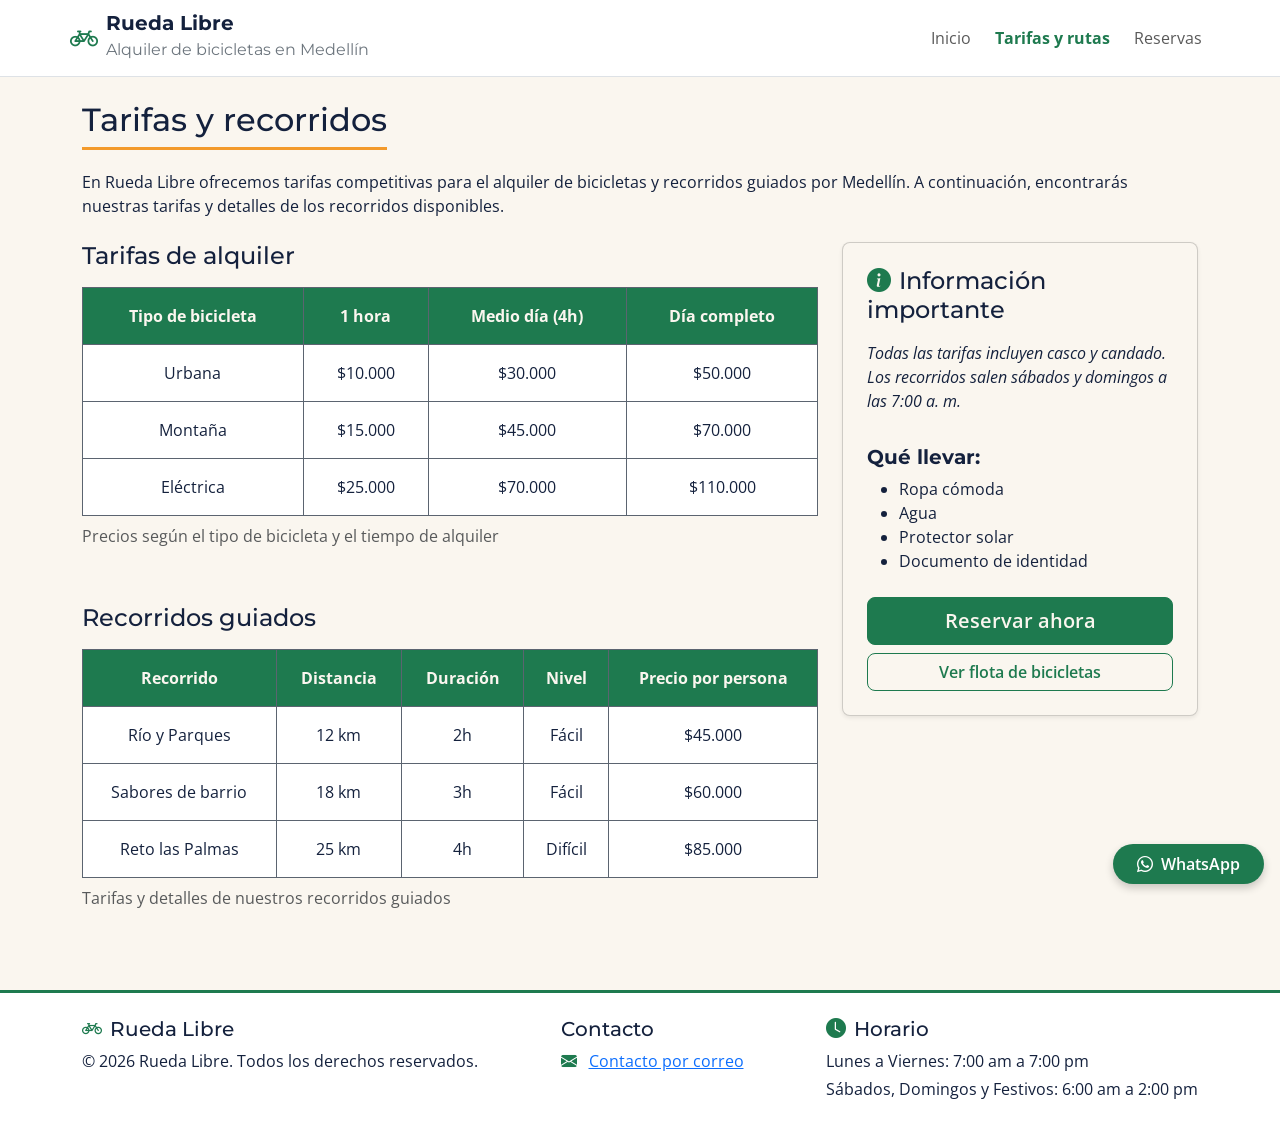
<file: paginas/tarifas.html>
<!doctype html>
<html lang="es">
  <head>
    <meta charset="UTF-8" />
    <meta name="viewport" content="width=device-width, initial-scale=1.0" />
    <meta
      name="description"
      content="Consulta las tarifas de alquiler de bicicletas y los precios de nuestros recorridos guiados en Medellín."
    />

    <link rel="preconnect" href="https://fonts.googleapis.com" />
    <link rel="preconnect" href="https://fonts.gstatic.com" crossorigin />
    <link
      href="https://fonts.googleapis.com/css2?family=Montserrat:wght@400;500;600;700&family=Open+Sans:wght@400;500;600;700&display=swap"
      rel="stylesheet"
    />

    <link
      href="https://cdn.jsdelivr.net/npm/bootstrap@5.3.3/dist/css/bootstrap.min.css"
      rel="stylesheet"
      integrity="sha384-QWTKZyjpPEjISv5WaRU9OFeRpok6YctnYmDr5pNlyT2bRjXh0JMhjY6hW+ALEwIH"
      crossorigin="anonymous"
    />
    <link
      rel="stylesheet"
      href="https://cdn.jsdelivr.net/npm/bootstrap-icons@1.11.3/font/bootstrap-icons.min.css"
    />

    <link rel="stylesheet" href="../css/styles.css" />

    <title>Tarifas y rutas | Rueda Libre</title>
  </head>
  <body>
    <!-- CABECERA CON NAVBAR COLAPSABLE -->
    <header class="bg-white border-bottom sticky-top">
      <nav class="navbar navbar-expand-lg container py-2" aria-label="Navegación principal">
        <a class="navbar-brand d-flex align-items-center gap-2" href="../index.html">
          <i class="bi bi-bicycle fs-3 text-primary" aria-hidden="true"></i>
          <div>
            <span class="d-block lh-1">Rueda Libre</span>
            <small class="text-secondary fw-normal fs-6">Alquiler de bicicletas en Medellín</small>
          </div>
        </a>

        <button
          class="navbar-toggler"
          type="button"
          data-bs-toggle="collapse"
          data-bs-target="#menuPrincipal"
          aria-controls="menuPrincipal"
          aria-expanded="false"
          aria-label="Alternar menú de navegación"
        >
          <span class="navbar-toggler-icon"></span>
        </button>

        <div class="collapse navbar-collapse" id="menuPrincipal">
          <ul id="menu" class="navbar-nav ms-auto mb-2 mb-lg-0 gap-lg-2">
            <li class="nav-item">
              <a class="nav-link" href="../index.html">Inicio</a>
            </li>
            <li class="nav-item">
              <a class="nav-link active fw-bold text-primary" aria-current="page" href="tarifas.html">Tarifas y rutas</a>
            </li>
            <li class="nav-item">
              <a class="nav-link" href="reservas.html">Reservas</a>
            </li>
          </ul>
        </div>
      </nav>
    </header>

    <!-- CONTENIDO PRINCIPAL -->
    <main class="container py-4">
      <article id="bienvenida-tarifas" class="mb-4">
        <h1 class="titulo-seccion h2">Tarifas y recorridos</h1>
        <p class="mb-0">
          En Rueda Libre ofrecemos tarifas competitivas para el alquiler de
          bicicletas y recorridos guiados por Medellín. A continuación,
          encontrarás nuestras tarifas y detalles de los recorridos disponibles.
        </p>
      </article>

      <div class="row g-4 align-items-start">
        <!-- Columna de tablas (8 columnas desde lg) -->
        <div class="col-12 col-lg-8">
          <section id="tabla-tarifas" class="mb-4">
            <h2 class="h4 mb-3">Tarifas de alquiler</h2>
            <div class="table-responsive">
              <table>
                <caption>
                  Precios según el tipo de bicicleta y el tiempo de alquiler
                </caption>
                <thead>
                  <tr>
                    <th scope="col">Tipo de bicicleta</th>
                    <th scope="col">1 hora</th>
                    <th scope="col">Medio día (4h)</th>
                    <th scope="col">Día completo</th>
                  </tr>
                </thead>
                <tbody>
                  <tr>
                    <td scope="row">Urbana</td>
                    <td>$10.000</td>
                    <td>$30.000</td>
                    <td>$50.000</td>
                  </tr>
                  <tr>
                    <td scope="row">Montaña</td>
                    <td>$15.000</td>
                    <td>$45.000</td>
                    <td>$70.000</td>
                  </tr>
                  <tr>
                    <td scope="row">Eléctrica</td>
                    <td>$25.000</td>
                    <td>$70.000</td>
                    <td>$110.000</td>
                  </tr>
                </tbody>
              </table>
            </div>
          </section>

          <section id="tabla-recorridos">
            <h2 class="h4 mb-3">Recorridos guiados</h2>
            <div class="table-responsive">
              <table>
                <caption>
                  Tarifas y detalles de nuestros recorridos guiados
                </caption>
                <thead>
                  <tr>
                    <th scope="col">Recorrido</th>
                    <th scope="col">Distancia</th>
                    <th scope="col">Duración</th>
                    <th scope="col">Nivel</th>
                    <th scope="col">Precio por persona</th>
                  </tr>
                </thead>
                <tbody>
                  <tr>
                    <td scope="row">Río y Parques</td>
                    <td>12 km</td>
                    <td>2h</td>
                    <td>Fácil</td>
                    <td>$45.000</td>
                  </tr>
                  <tr>
                    <td scope="row">Sabores de barrio</td>
                    <td>18 km</td>
                    <td>3h</td>
                    <td>Fácil</td>
                    <td>$60.000</td>
                  </tr>
                  <tr>
                    <td scope="row">Reto las Palmas</td>
                    <td>25 km</td>
                    <td>4h</td>
                    <td>Difícil</td>
                    <td>$85.000</td>
                  </tr>
                </tbody>
              </table>
            </div>
          </section>
        </div>

        <!-- Columna de información complementaria (4 columnas desde lg) -->
        <div class="col-12 col-lg-4">
          <aside id="informacion-adicional" class="card p-4 shadow-sm">
            <h3 class="h4 mb-3">
              <i class="bi bi-info-circle-fill text-primary me-2" aria-hidden="true"></i>Información importante
            </h3>
            <p>
              <em>
                Todas las tarifas incluyen casco y candado. Los recorridos salen
                sábados y domingos a las 7:00 a. m.
              </em>
            </p>

            <h4 class="h5 fw-bold mt-3 mb-2">Qué llevar:</h4>
            <ul class="mb-4">
              <li>Ropa cómoda</li>
              <li>Agua</li>
              <li>Protector solar</li>
              <li>Documento de identidad</li>
            </ul>

            <div class="d-grid gap-2">
              <a href="reservas.html" class="btn btn-primary btn-lg">Reservar ahora</a>
              <a href="../index.html#flota" class="btn btn-outline-primary">Ver flota de bicicletas</a>
            </div>
          </aside>
        </div>
      </div>
    </main>

    <!-- FOOTER CON CLASE PROPIA E ÍCONOS -->
    <footer class="pie-marca mt-4">
      <div class="container d-flex flex-column flex-md-row justify-content-between align-items-start gap-4 py-4">
        <div>
          <h3 class="h5">
            <i class="bi bi-bicycle text-primary me-2" aria-hidden="true"></i>Rueda Libre
          </h3>
          <p class="mb-0">&copy; 2026 Rueda Libre. Todos los derechos reservados.</p>
        </div>

        <div>
          <h3 class="h5">Contacto</h3>
          <ul class="list-unstyled mb-0">
            <li>
              <i class="bi bi-envelope-fill text-primary me-2" aria-hidden="true"></i>
              <a href="mailto:hola@ruedalibre.example">Contacto por correo</a>
            </li>
          </ul>
        </div>

        <div>
          <h3 class="h5">
            <i class="bi bi-clock-fill text-primary me-2" aria-hidden="true"></i>Horario
          </h3>
          <p class="mb-1">Lunes a Viernes: 7:00 am a 7:00 pm</p>
          <p class="mb-0">Sábados, Domingos y Festivos: 6:00 am a 2:00 pm</p>
        </div>
      </div>
    </footer>

    <a
      href="https://wa.me/573000000000"
      target="_blank"
      rel="noopener noreferrer"
      class="whatsapp-flotante"
      aria-label="Chatear por WhatsApp con Rueda Libre"
    >
      <i class="bi bi-whatsapp me-2" aria-hidden="true"></i>WhatsApp
    </a>

    <script
      src="https://cdn.jsdelivr.net/npm/bootstrap@5.3.3/dist/js/bootstrap.bundle.min.js"
      integrity="sha384-YvpcrYf0tY3lHB60NNkmXc5s9fDVZLESaAA55NDzOxhy9GkcIdslK1eN7N6jIeHz"
      crossorigin="anonymous"
    ></script>
  </body>
</html>
</file>
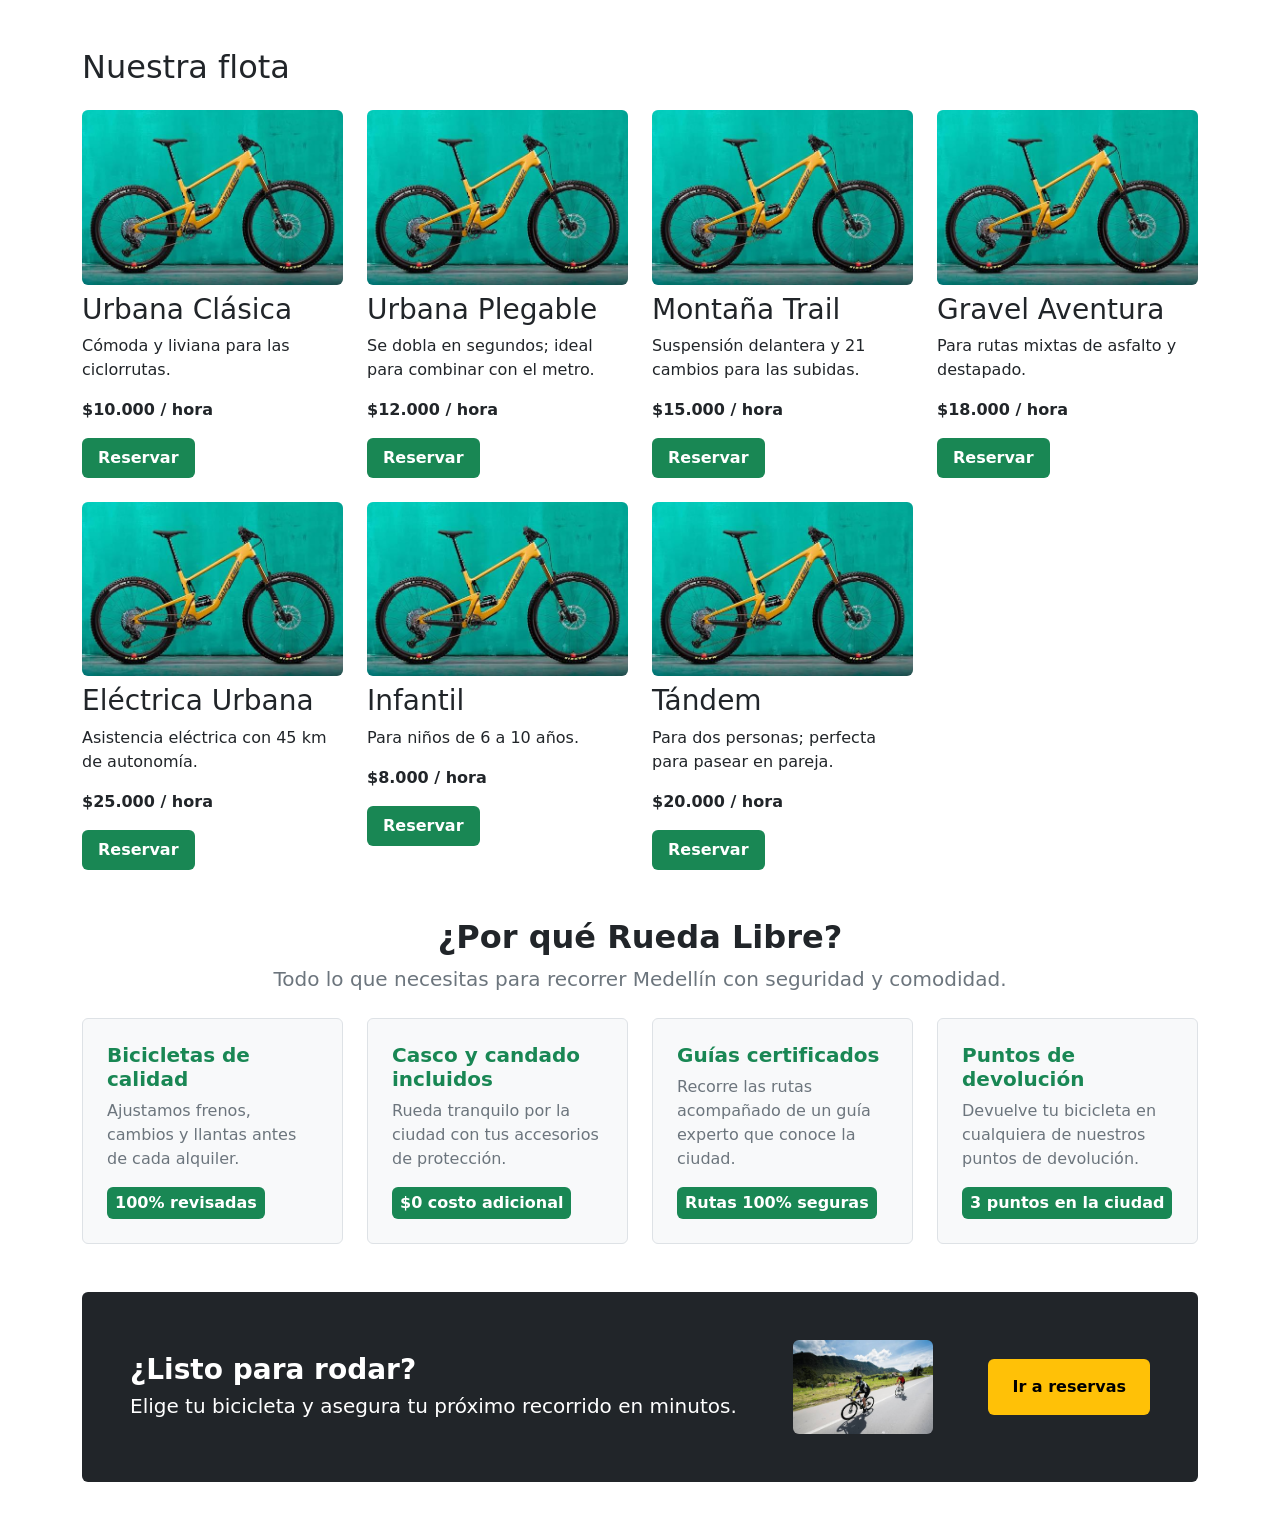
<file: pruebas/catalogo-bootstrap.html>
<!doctype html>
<html lang="es">
  <head>
    <meta charset="utf-8" />
    <meta name="viewport" content="width=device-width, initial-scale=1" />
    <title>Catálogo Bootstrap</title>
    <link
      href="https://cdn.jsdelivr.net/npm/bootstrap@5.3.3/dist/css/bootstrap.min.css"
      rel="stylesheet"
      integrity="sha384-QWTKZyjpPEjISv5WaRU9OFeRpok6YctnYmDr5pNlyT2bRjXh0JMhjY6hW+ALEwIH"
      crossorigin="anonymous"
    />
  </head>
  <body>
    <section id="flota" class="container my-5">
      <h2 class="mb-4">Nuestra flota</h2>

      <div class="row g-4">
        <article class="col-12 col-sm-6 col-lg-4 col-xl-3">
          <img src="../img/bici.jpeg" alt="Bicicleta Urbana Clásica" class="img-fluid rounded mb-2" />
          <h3>Urbana Clásica</h3>
          <p>Cómoda y liviana para las ciclorrutas.</p>
          <p><strong>$10.000 / hora</strong></p>
          <a href="../paginas/reservas.html" class="btn-cta text-bg-success px-3 py-2 rounded text-decoration-none fw-semibold d-inline-block">Reservar</a>
        </article>

        <article class="col-12 col-sm-6 col-lg-4 col-xl-3">
          <img src="../img/bici.jpeg" alt="Bicicleta Urbana Plegable" class="img-fluid rounded mb-2" />
          <h3>Urbana Plegable</h3>
          <p>Se dobla en segundos; ideal para combinar con el metro.</p>
          <p><strong>$12.000 / hora</strong></p>
          <a href="../paginas/reservas.html" class="btn-cta text-bg-success px-3 py-2 rounded text-decoration-none fw-semibold d-inline-block">Reservar</a>
        </article>

        <article class="col-12 col-sm-6 col-lg-4 col-xl-3">
          <img src="../img/bici.jpeg" alt="Bicicleta Montaña Trail" class="img-fluid rounded mb-2" />
          <h3>Montaña Trail</h3>
          <p>Suspensión delantera y 21 cambios para las subidas.</p>
          <p><strong>$15.000 / hora</strong></p>
          <a href="../paginas/reservas.html" class="btn-cta text-bg-success px-3 py-2 rounded text-decoration-none fw-semibold d-inline-block">Reservar</a>
        </article>

        <article class="col-12 col-sm-6 col-lg-4 col-xl-3">
          <img src="../img/bici.jpeg" alt="Bicicleta Gravel Aventura" class="img-fluid rounded mb-2" />
          <h3>Gravel Aventura</h3>
          <p>Para rutas mixtas de asfalto y destapado.</p>
          <p><strong>$18.000 / hora</strong></p>
          <a href="../paginas/reservas.html" class="btn-cta text-bg-success px-3 py-2 rounded text-decoration-none fw-semibold d-inline-block">Reservar</a>
        </article>

        <article class="col-12 col-sm-6 col-lg-4 col-xl-3">
          <img src="../img/bici.jpeg" alt="Bicicleta Eléctrica Urbana" class="img-fluid rounded mb-2" />
          <h3>Eléctrica Urbana</h3>
          <p>Asistencia eléctrica con 45 km de autonomía.</p>
          <p><strong>$25.000 / hora</strong></p>
          <a href="../paginas/reservas.html" class="btn-cta text-bg-success px-3 py-2 rounded text-decoration-none fw-semibold d-inline-block">Reservar</a>
        </article>

        <article class="col-12 col-sm-6 col-lg-4 col-xl-3">
          <img src="../img/bici.jpeg" alt="Bicicleta Infantil" class="img-fluid rounded mb-2" />
          <h3>Infantil</h3>
          <p>Para niños de 6 a 10 años.</p>
          <p><strong>$8.000 / hora</strong></p>
          <a href="../paginas/reservas.html" class="btn-cta text-bg-success px-3 py-2 rounded text-decoration-none fw-semibold d-inline-block">Reservar</a>
        </article>

        <article class="col-12 col-sm-6 col-lg-4 col-xl-3">
          <img src="../img/bici.jpeg" alt="Bicicleta Tándem" class="img-fluid rounded mb-2" />
          <h3>Tándem</h3>
          <p>Para dos personas; perfecta para pasear en pareja.</p>
          <p><strong>$20.000 / hora</strong></p>
          <a href="../paginas/reservas.html" class="btn-cta text-bg-success px-3 py-2 rounded text-decoration-none fw-semibold d-inline-block">Reservar</a>
        </article>
      </div>
    </section>

    <section id="beneficios" class="container my-5">
      <h2 class="text-center fw-bold mb-2">¿Por qué Rueda Libre?</h2>
      <p class="lead text-center text-secondary mb-4">
        Todo lo que necesitas para recorrer Medellín con seguridad y comodidad.
      </p>

      <div class="row g-4">
        <div class="col-12 col-md-6 col-lg-3">
          <div class="p-3 p-md-4 bg-light border rounded h-100">
            <h3 class="fs-5 fw-bold text-success">Bicicletas de calidad</h3>
            <p class="text-secondary mb-3">
              Ajustamos frenos, cambios y llantas antes de cada alquiler.
            </p>
            <span class="text-bg-success px-2 py-1 rounded d-inline-block fw-semibold">
              100% revisadas
            </span>
          </div>
        </div>

        <div class="col-12 col-md-6 col-lg-3">
          <div class="p-3 p-md-4 bg-light border rounded h-100">
            <h3 class="fs-5 fw-bold text-success">Casco y candado incluidos</h3>
            <p class="text-secondary mb-3">
              Rueda tranquilo por la ciudad con tus accesorios de protección.
            </p>
            <span class="text-bg-success px-2 py-1 rounded d-inline-block fw-semibold">
              $0 costo adicional
            </span>
          </div>
        </div>

        <div class="col-12 col-md-6 col-lg-3">
          <div class="p-3 p-md-4 bg-light border rounded h-100">
            <h3 class="fs-5 fw-bold text-success">Guías certificados</h3>
            <p class="text-secondary mb-3">
              Recorre las rutas acompañado de un guía experto que conoce la ciudad.
            </p>
            <span class="text-bg-success px-2 py-1 rounded d-inline-block fw-semibold">
              Rutas 100% seguras
            </span>
          </div>
        </div>

        <div class="col-12 col-md-6 col-lg-3">
          <div class="p-3 p-md-4 bg-light border rounded h-100">
            <h3 class="fs-5 fw-bold text-success">Puntos de devolución</h3>
            <p class="text-secondary mb-3">
              Devuelve tu bicicleta en cualquiera de nuestros puntos de devolución.
            </p>
            <span class="text-bg-success px-2 py-1 rounded d-inline-block fw-semibold">
              3 puntos en la ciudad
            </span>
          </div>
        </div>
      </div>

      <div class="mt-5 p-4 p-md-5 bg-dark text-white rounded d-flex flex-column flex-md-row justify-content-between align-items-center gap-3">
        <div class="text-center text-md-start">
          <h3 class="fs-3 fw-bold mb-1">¿Listo para rodar?</h3>
          <p class="lead mb-0">
            Elige tu bicicleta y asegura tu próximo recorrido en minutos.
          </p>
        </div>

        <img src="../img/ruta.jpeg" alt="Ciclista en ruta" width="140" class="d-none d-md-block rounded" />

        <a href="../paginas/reservas.html" class="text-bg-warning px-4 py-3 rounded text-decoration-none fw-bold">
          Ir a reservas
        </a>
      </div>
    </section>

    <script
      src="https://cdn.jsdelivr.net/npm/bootstrap@5.3.3/dist/js/bootstrap.bundle.min.js"
      integrity="sha384-YvpcrYf0tY3lHB60NNkmXc5s9fDVZLESaAA55NDzOxhy9GkcIdslK1eN7N6jIeHz"
      crossorigin="anonymous"
    ></script>
  </body>
</html>
</file>
<file: css/styles.css>
/* Todo el ancho de los elementos incluye el padding y el border */
*, *::before, *::after {
    box-sizing: border-box;
}

/* Sobrescritura de variables globales de Bootstrap 5 e identidad de Rueda Libre */
:root {
    --color-verde-ruta: #1e7a4f;
    --color-naranja-pedal: #F39A2B;
    --color-azul-noche: #14213D;
    --color-crema: #FAF6EF;
    --color-gris-asfalto: #5B6470;

    --font-titulos: 'Montserrat', Arial, sans-serif;
    --font-textos: 'Open Sans', Arial, sans-serif;

    --espaciado-s: 0.5rem;
    --espaciado-m: 1rem;
    --espaciado-l: 1.5rem;

    /* Variables globales de Bootstrap (--bs-*) */
    --bs-primary: #1e7a4f;
    --bs-primary-rgb: 30, 122, 79;
    --bs-body-font-family: 'Open Sans', Arial, sans-serif;
    --bs-body-bg: #FAF6EF;
    --bs-body-color: #14213D;
    --bs-link-color: #1e7a4f;
    --bs-link-hover-color: #14213D;
    --bs-border-radius: 0.5rem;
}

/* Identidad visual base */
body {
    font-family: var(--bs-body-font-family);
    background-color: var(--bs-body-bg);
    color: var(--bs-body-color);
    margin: 0;
}

img {
    max-width: 100%;
    height: auto;
    display: block;
}

h1, h2, h3, h4, .navbar-brand { 
    font-family: var(--font-titulos);
    font-weight: 700;
    color: var(--color-azul-noche);
}

/* Personalización del botón primario de Bootstrap con variables del componente */
.btn-primary {
    --bs-btn-color: #FAF6EF;
    --bs-btn-bg: #1e7a4f;
    --bs-btn-border-color: #1e7a4f;
    --bs-btn-hover-color: #FAF6EF;
    --bs-btn-hover-bg: #14213D;
    --bs-btn-hover-border-color: #14213D;
    --bs-btn-focus-shadow-rgb: 30, 122, 79;
    --bs-btn-active-color: #FAF6EF;
    --bs-btn-active-bg: #14213D;
    --bs-btn-active-border-color: #14213D;
    font-weight: 600;
}

.btn-outline-primary {
    --bs-btn-color: #1e7a4f;
    --bs-btn-border-color: #1e7a4f;
    --bs-btn-hover-color: #FAF6EF;
    --bs-btn-hover-bg: #1e7a4f;
    --bs-btn-hover-border-color: #1e7a4f;
    --bs-btn-active-color: #FAF6EF;
    --bs-btn-active-bg: #14213D;
    --bs-btn-active-border-color: #14213D;
    font-weight: 600;
}

/* Variante propia de botón Naranja Pedal (contraste 7.01:1 con Azul Noche, cumple WCAG AA) */
.btn-pedal {
    --bs-btn-color: #14213D;
    --bs-btn-bg: #F39A2B;
    --bs-btn-border-color: #F39A2B;
    --bs-btn-hover-color: #FAF6EF;
    --bs-btn-hover-bg: #14213D;
    --bs-btn-hover-border-color: #F39A2B;
    --bs-btn-active-color: #FAF6EF;
    --bs-btn-active-bg: #14213D;
    --bs-btn-active-border-color: #14213D;
    font-weight: 700;
}

/* Tres clases propias complementarias a Bootstrap */
.portada-hero {
    background-color: #ffffff;
    border: 1px solid rgba(91, 100, 112, 0.25);
    border-radius: var(--bs-border-radius);
}

.titulo-seccion {
    position: relative;
    padding-bottom: 0.5rem;
    margin-bottom: 1.25rem;
    border-bottom: 3px solid var(--color-naranja-pedal);
    display: inline-block;
}

.pie-marca {
    background-color: #ffffff;
    border-top: 3px solid var(--color-verde-ruta);
}

/* Tarjetas de servicios de la semana 1 y etiqueta Nuevo */
#servicios article {
    padding: var(--espaciado-m);
    border: 1px solid var(--color-gris-asfalto);
    border-radius: var(--espaciado-s);
    background-color: #ffffff;
    margin-bottom: var(--espaciado-l);
}

.tarjeta-servicio {
    position: relative;
}

.badge-nuevo {
    position: absolute;
    top: var(--espaciado-s);
    right: var(--espaciado-s);
    background-color: var(--color-naranja-pedal);
    color: var(--color-azul-noche);
    padding: 0.2rem var(--espaciado-s);
    font-size: 0.8rem;
    font-weight: 700;
    border-radius: 4px;
}

/* Tablas (estilos propios de la Semana 1 conservados) */
table {
    text-align: center;
    width: 100%; 
    border-collapse: collapse; 
    margin-bottom: var(--espaciado-l);
    font-size: 0.8rem;
    background-color: #ffffff;
}

th, td {
    padding: 0.35rem;
    border: 1px solid var(--color-gris-asfalto);
}

th {
    background-color: var(--color-verde-ruta);
    color: var(--color-crema);
}

/* Estados de foco accesibles */
.form-control:focus,
.form-select:focus,
.form-check-input:focus {
    border-color: var(--color-verde-ruta);
    box-shadow: 0 0 0 0.25rem rgba(30, 122, 79, 0.25);
}

/* Botón flotante de WhatsApp (contraste 4.6:1 con azul noche sobre verde brillante) */
.whatsapp-flotante {
    position: fixed;
    bottom: var(--espaciado-m);
    right: var(--espaciado-m);
    background-color: var(--color-verde-ruta);
    color: #ffffff;
    padding: var(--espaciado-s) var(--espaciado-l);
    border-radius: 50px;
    text-decoration: none;
    font-weight: 600;
    box-shadow: 0 4px 8px rgba(0,0,0,0.2);
    z-index: 1000;
    display: inline-flex;
    align-items: center;
}

.whatsapp-flotante:hover,
.whatsapp-flotante:focus {
    background-color: var(--color-azul-noche);
    color: #ffffff;
    outline: 2px solid var(--color-naranja-pedal);
    outline-offset: 2px;
}

@media (min-width: 768px) {
    table {
        font-size: 1rem;
    }

    th, td {
        padding: var(--espaciado-m);
    }
}
</file>
